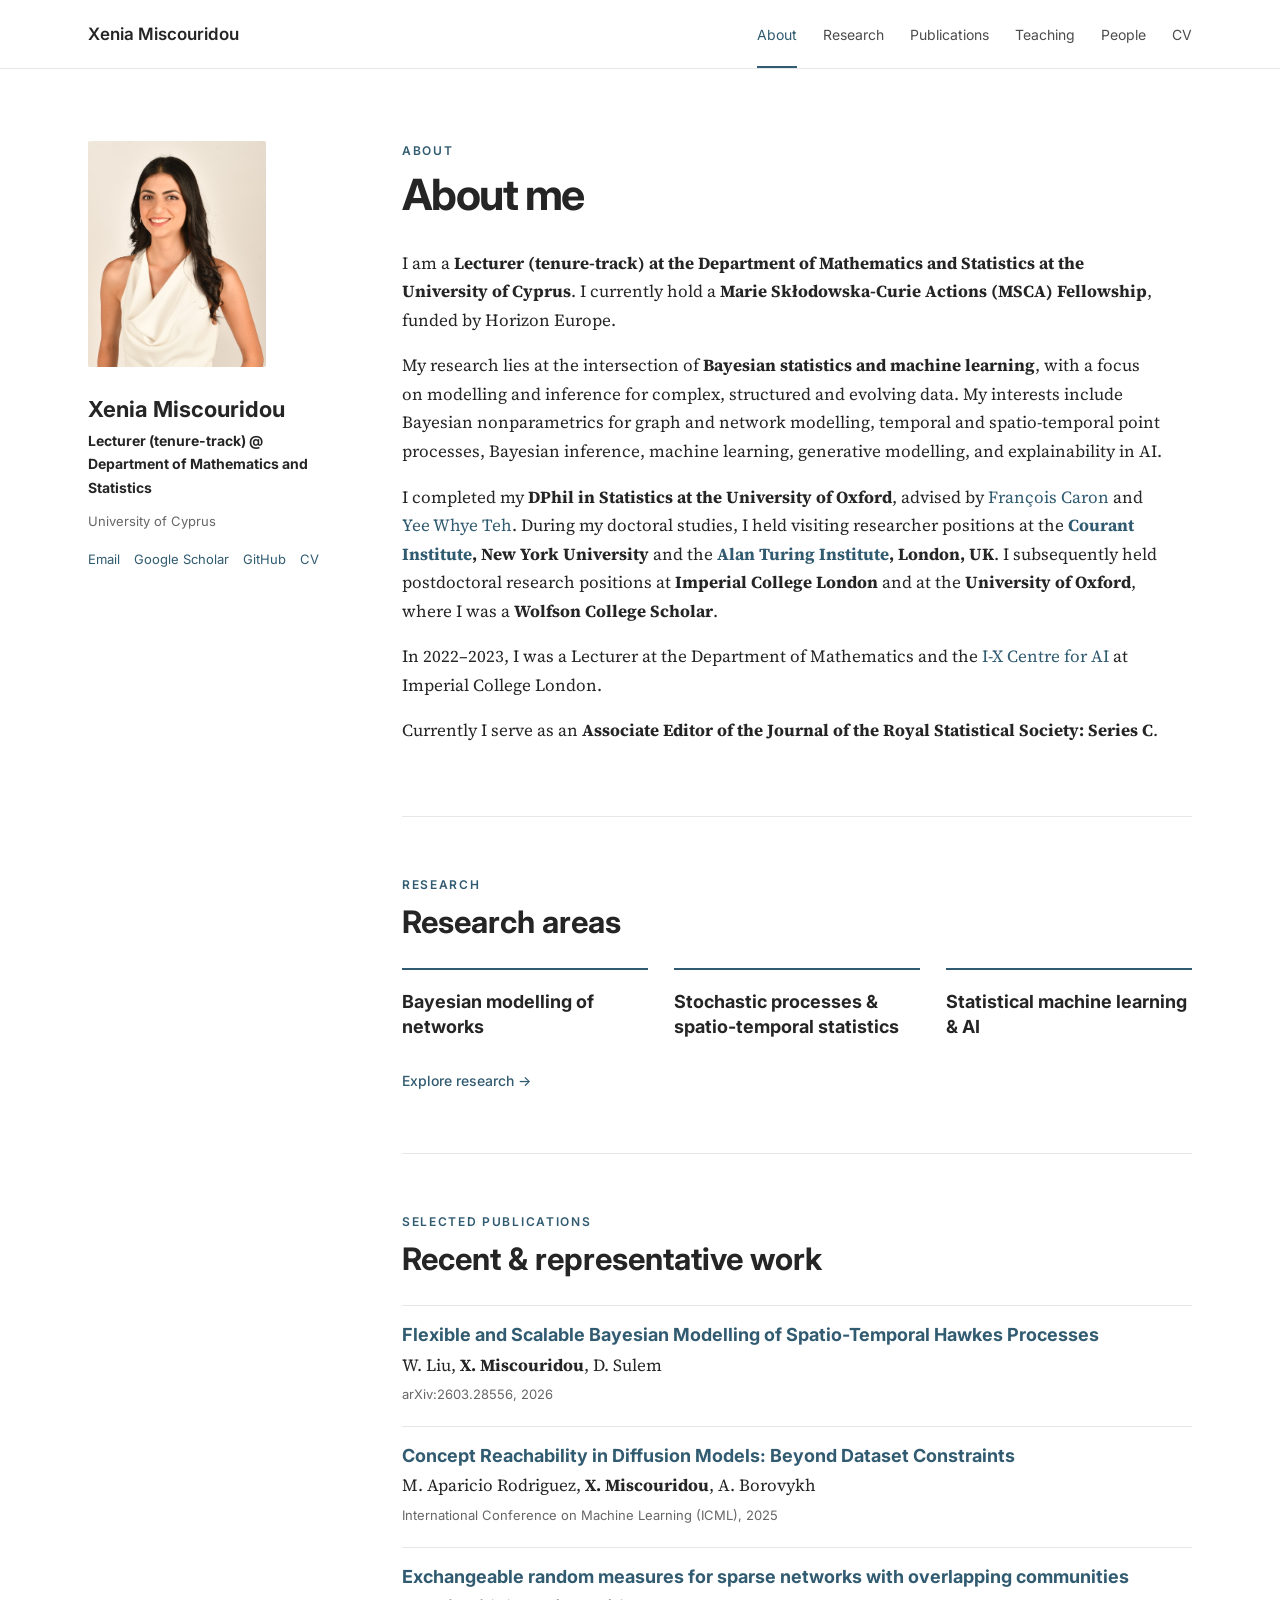
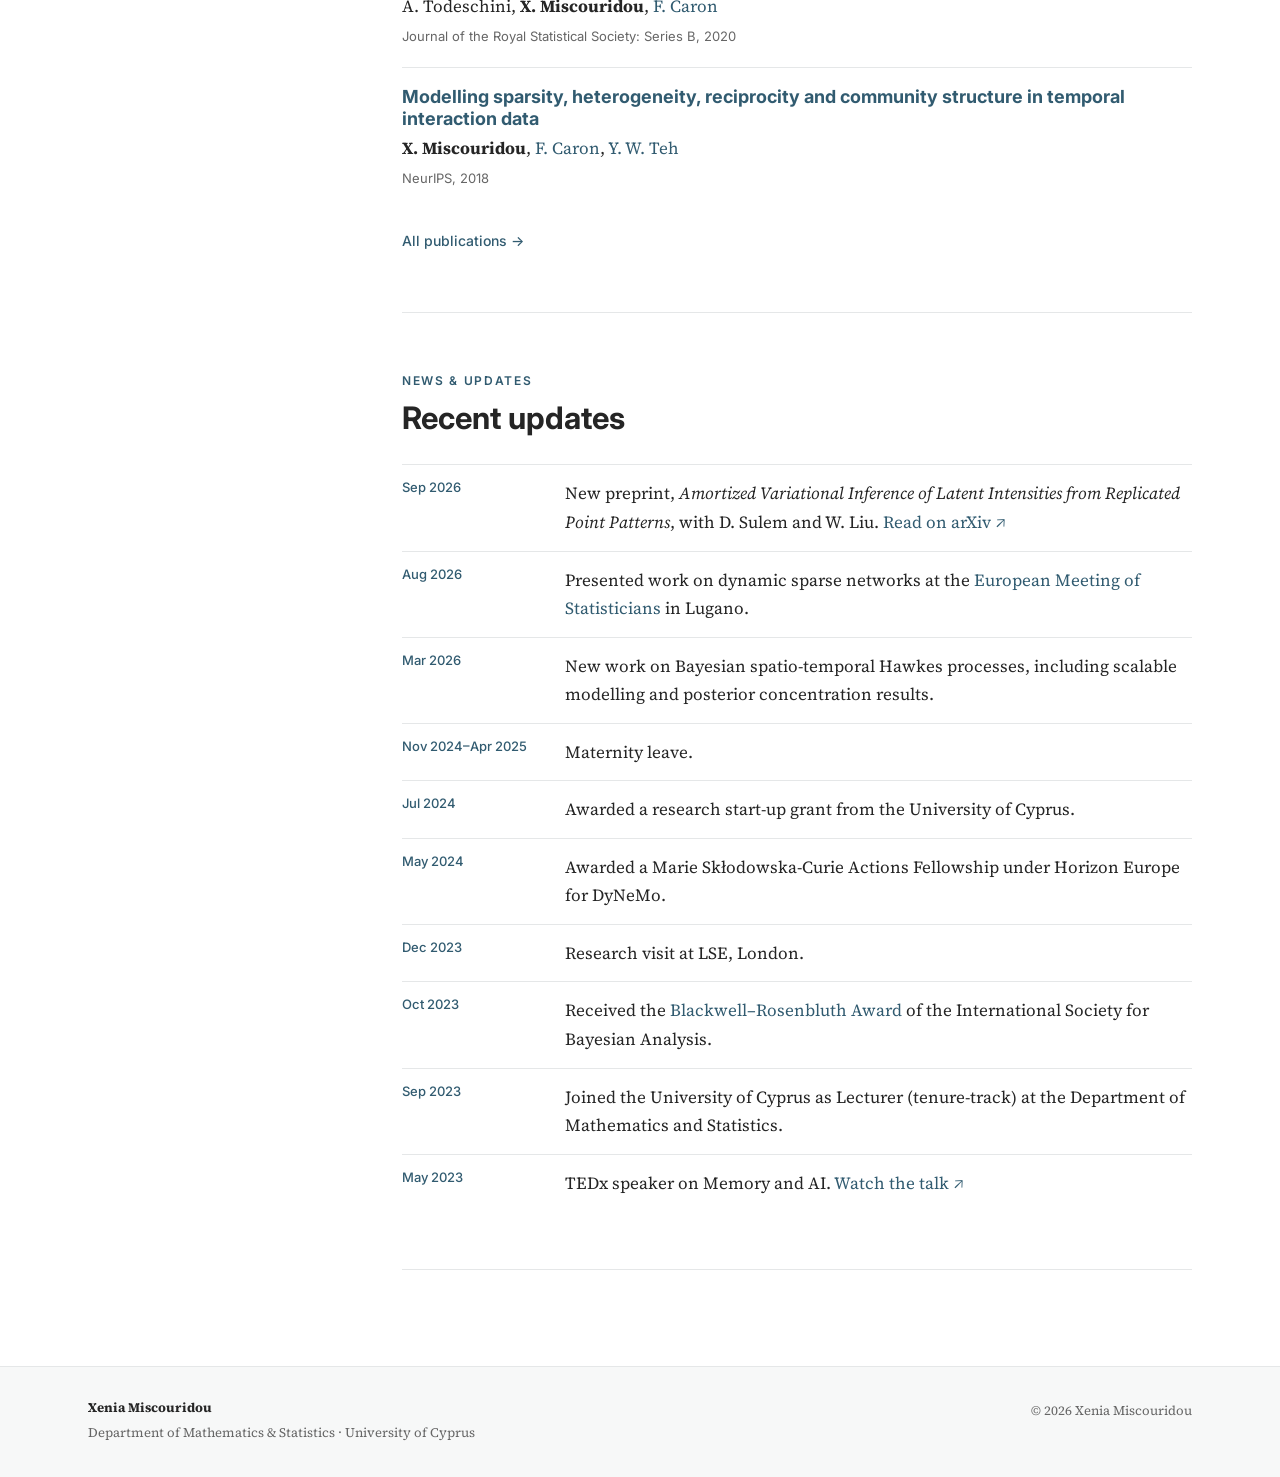
<file: index.html>
<!doctype html><html lang="en"><head><meta charset="utf-8"><meta name="viewport" content="width=device-width,initial-scale=1"><title>Xenia Miscouridou</title><meta name="description" content="Xenia Miscouridou — Bayesian statistics, machine learning, networks and stochastic processes."><link rel="preconnect" href="https://fonts.googleapis.com"><link rel="preconnect" href="https://fonts.gstatic.com" crossorigin><link href="https://fonts.googleapis.com/css2?family=Inter:wght@400;500;600&family=Source+Serif+4:opsz,wght@8..60,400;8..60,600&display=swap" rel="stylesheet"><link rel="stylesheet" href="assets/style.css"></head><body>
<header class="topbar"><div class="navwrap"><a class="brand" href="index.html">Xenia Miscouridou</a><button class="menu" aria-label="Menu" aria-expanded="false">☰</button><nav><a class="active" href="index.html#about">About</a><a href="research.html">Research</a><a href="publications.html">Publications</a><a href="teaching.html">Teaching</a><a href="people.html">People</a><a href="cv.html">CV</a></nav></div></header>
<main class="layout"><aside class="profile"><img src="assets/xenia-profile.jpg" alt="Xenia Miscouridou"><h1>Xenia Miscouridou</h1><p class="role"><strong>Lecturer (tenure-track) @ Department of Mathematics and Statistics</strong></p><p class="affiliation">University of Cyprus</p><div class="links"><a href="mailto:miscouridou.xenia@ucy.ac.cy">Email</a><a href="https://scholar.google.com/citations?user=eUsxsWwAAAAJ" target="_blank" rel="noreferrer">Google Scholar</a><a href="https://github.com/misxenia" target="_blank" rel="noreferrer">GitHub</a><a href="cv.html">CV</a></div></aside>
<div class="content"><section id="about" class="hero"><p class="eyebrow">About</p><!-- <h2>Bayesian statistics, machine learning &amp; complex data.</h2> --><h2>About me</h2><p>I am a <strong>Lecturer (tenure-track) at the Department of Mathematics and Statistics at the University of Cyprus</strong>. I currently hold a <strong>Marie Skłodowska-Curie Actions (MSCA) Fellowship</strong>, funded by Horizon Europe.</p><p>My research lies at the intersection of <strong>Bayesian statistics and machine learning</strong>, with a focus on modelling and inference for complex, structured and evolving data. My interests include Bayesian nonparametrics for graph and network modelling, temporal and spatio-temporal point processes, Bayesian inference, machine learning, generative modelling, and explainability in AI.</p><p>I completed my <strong>DPhil in Statistics at the University of Oxford</strong>, advised by <a href="https://www.stats.ox.ac.uk/~caron/" target="_blank" rel="noreferrer">François Caron</a> and <a href="https://www.stats.ox.ac.uk/~teh/" target="_blank" rel="noreferrer">Yee Whye Teh</a>. During my doctoral studies, I held visiting researcher positions at the <strong><a href="https://cims.nyu.edu/" target="_blank" rel="noreferrer">Courant Institute</a>, New York University</strong> and the <strong><a href="https://www.turing.ac.uk/" target="_blank" rel="noreferrer">Alan Turing Institute</a>, London, UK</strong>. I subsequently held postdoctoral research positions at <strong>Imperial College London</strong> and at the <strong>University of Oxford</strong>, where I was a <strong>Wolfson College Scholar</strong>.</p><p>In 2022–2023, I was a Lecturer at the Department of Mathematics and the <a href="https://ix.imperial.ac.uk/" target="_blank" rel="noreferrer">I-X Centre for AI</a> at Imperial College London.</p><p>Currently I serve as an <strong>Associate Editor of the Journal of the Royal Statistical Society: Series C</strong>.</p></section>
<section id="research" class="section"><div class="sectionhead"><p class="eyebrow">Research</p><h2>Research areas</h2></div><div class="research-grid research-grid-titles"><article><h3>Bayesian modelling of networks</h3></article><article><h3>Stochastic processes &amp; spatio-temporal statistics</h3></article><article><h3>Statistical machine learning &amp; AI</h3></article></div><a class="more" href="research.html">Explore research →</a></section>
<section id="publications" class="section"><div class="sectionhead"><p class="eyebrow">Selected publications</p><h2>Recent &amp; representative work</h2></div><div class="pub"><h3><a href="https://arxiv.org/abs/2603.28556" target="_blank" rel="noreferrer">Flexible and Scalable Bayesian Modelling of Spatio-Temporal Hawkes Processes</a></h3><p>W. Liu, <strong>X. Miscouridou</strong>, D. Sulem</p><span class="venue">arXiv:2603.28556, 2026</span></div><div class="pub"><h3><a href="https://proceedings.mlr.press/v267/rodriguez25a.html" target="_blank" rel="noreferrer">Concept Reachability in Diffusion Models: Beyond Dataset Constraints</a></h3><p>M. Aparicio Rodriguez, <strong>X. Miscouridou</strong>, A. Borovykh</p><span class="venue">International Conference on Machine Learning (ICML), 2025</span></div><div class="pub"><h3><a href="https://academic.oup.com/jrsssb/article/82/2/487/7056100" target="_blank" rel="noreferrer">Exchangeable random measures for sparse networks with overlapping communities</a></h3><p>A. Todeschini, <strong>X. Miscouridou</strong>, <a href="https://www.stats.ox.ac.uk/~caron/" target="_blank" rel="noreferrer">F. Caron</a></p><span class="venue">Journal of the Royal Statistical Society: Series B, 2020</span></div><div class="pub"><h3><a href="https://proceedings.neurips.cc/paper/2018/hash/160c88652d47d0be60bfbfed25111412-Abstract.html" target="_blank" rel="noreferrer">Modelling sparsity, heterogeneity, reciprocity and community structure in temporal interaction data</a></h3><p><strong>X. Miscouridou</strong>, <a href="https://www.stats.ox.ac.uk/~caron/" target="_blank" rel="noreferrer">F. Caron</a>, <a href="https://www.stats.ox.ac.uk/~teh/" target="_blank" rel="noreferrer">Y. W. Teh</a></p><span class="venue">NeurIPS, 2018</span></div><a class="more" href="publications.html">All publications →</a></section>
<section id="news" class="section"><div class="sectionhead"><p class="eyebrow">News &amp; updates</p><h2>Recent updates</h2></div><div class="timeline"><div class="event"><time>Sep 2026</time><p>New preprint, <em>Amortized Variational Inference of Latent Intensities from Replicated Point Patterns</em>, with D. Sulem and W. Liu. <a href="https://arxiv.org/abs/2610.16669" target="_blank" rel="noreferrer">Read on arXiv ↗</a></p></div><div class="event"><time>Aug 2026</time><p>Presented work on dynamic sparse networks at the <a href="https://www.google.com/search?q=European+Meeting+of+Statisticians&oq=European+Meeting+of+Statisticians&gs_lcrp=EgZjaHJvbWUqBggAEEUYOzIGCAAQRRg70gEHMTU4ajBqN6gCALACAA&sourceid=chrome&source=chrome.ob&ie=UTF-8" target="_blank" rel="noreferrer">European Meeting of Statisticians</a> in Lugano.</p></div><div class="event"><time>Mar 2026</time><p>New work on Bayesian spatio-temporal Hawkes processes, including scalable modelling and posterior concentration results.</p></div><div class="event"><time>Nov 2024–Apr 2025</time><p>Maternity leave.</p></div><div class="event"><time>Jul 2024</time><p>Awarded a research start-up grant from the University of Cyprus.</p></div><div class="event"><time>May 2024</time><p>Awarded a Marie Skłodowska-Curie Actions Fellowship under Horizon Europe for DyNeMo.</p></div><div class="event"><time>Dec 2023</time><p>Research visit at LSE, London.</p></div><div class="event"><time>Oct 2023</time><p>Received the <a href="https://bayesian.org/project/blackwell-rosenbluth-award/" target="_blank" rel="noreferrer">Blackwell–Rosenbluth Award</a> of the International Society for Bayesian Analysis.</p></div><div class="event"><time>Sep 2023</time><p>Joined the University of Cyprus as Lecturer (tenure-track) at the Department of Mathematics and Statistics.</p></div><div class="event"><time>May 2023</time><p>TEDx speaker on Memory and AI. <a href="https://www.youtube.com/watch?v=4ZYDt7Ha9Kg" target="_blank" rel="noreferrer">Watch the talk ↗</a></p></div></div></section></div></main>
<footer class="sitefooter"><div class="footerin"><div><strong>Xenia Miscouridou</strong><p>Department of Mathematics &amp; Statistics · University of Cyprus</p></div><p>© 2026 Xenia Miscouridou</p></div></footer><script src="assets/site.js"></script></body></html>
</file>
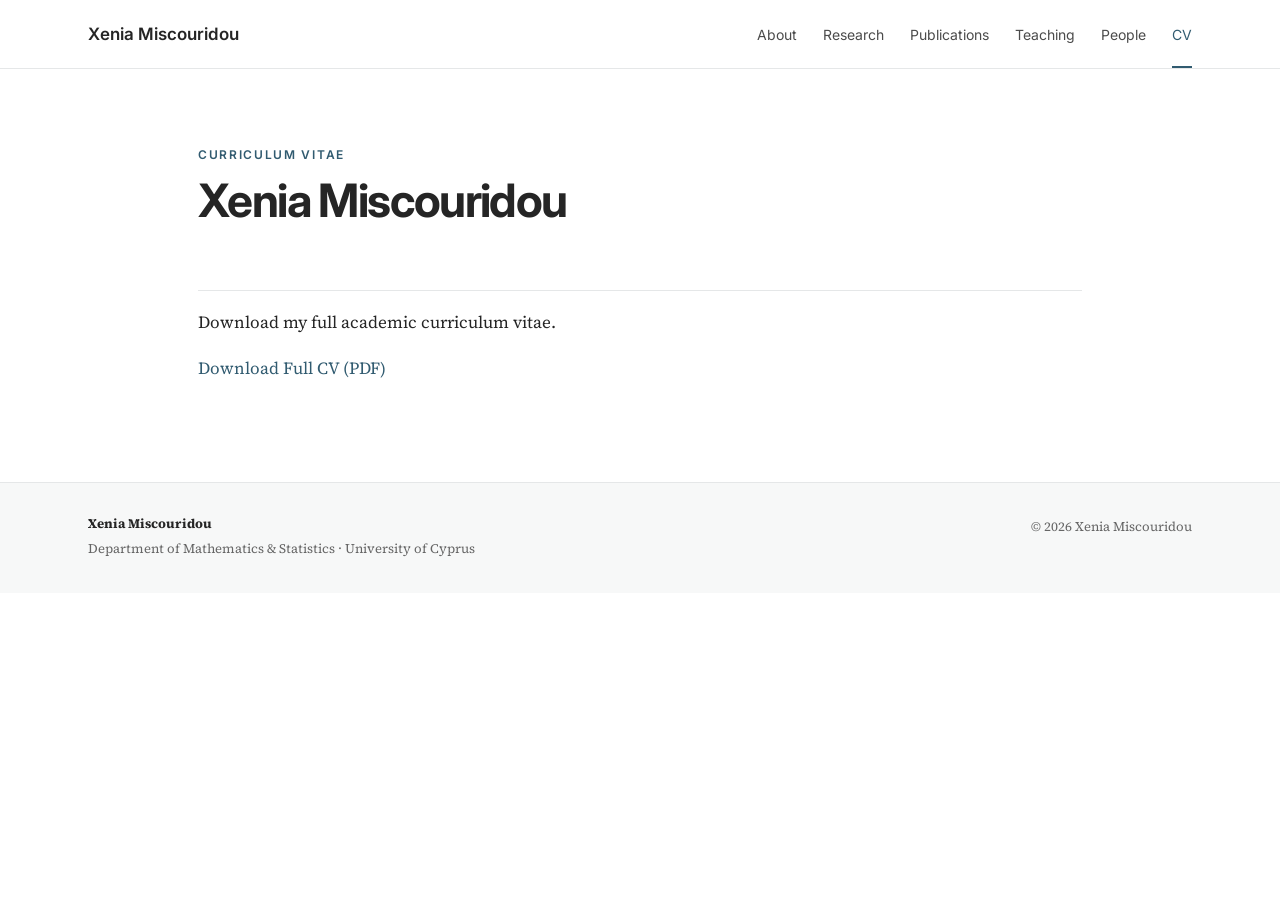
<file: cv.html>
<!doctype html><html lang="en"><head><meta charset="utf-8"><meta name="viewport" content="width=device-width,initial-scale=1"><title>CV — Xenia Miscouridou</title><link rel="preconnect" href="https://fonts.googleapis.com"><link rel="preconnect" href="https://fonts.gstatic.com" crossorigin><link href="https://fonts.googleapis.com/css2?family=Inter:wght@400;500;600&family=Source+Serif+4:opsz,wght@8..60,400;8..60,600&display=swap" rel="stylesheet"><link rel="stylesheet" href="assets/style.css"></head><body><header class="topbar"><div class="navwrap"><a class="brand" href="index.html">Xenia Miscouridou</a><button class="menu" aria-label="Menu">☰</button><nav><a href="index.html#about">About</a><a href="research.html">Research</a><a href="publications.html">Publications</a><a href="teaching.html">Teaching</a><a href="people.html">People</a><a class="active" href="cv.html">CV</a></nav></div></header><main class="page"><div class="pagehead"><p class="eyebrow">Curriculum Vitae</p><h1>Xenia Miscouridou</h1></div><div class="cvbox"><p>Download my full academic curriculum vitae.</p><a class="button" href="assets/Xenia_Miscouridou_CV.pdf" target="_blank" rel="noopener">Download Full CV (PDF)</a></div></main><footer class="sitefooter"><div class="footerin"><div><strong>Xenia Miscouridou</strong><p>Department of Mathematics &amp; Statistics · University of Cyprus</p></div><p>© 2026 Xenia Miscouridou</p></div></footer><script src="assets/site.js"></script></body></html>
</file>
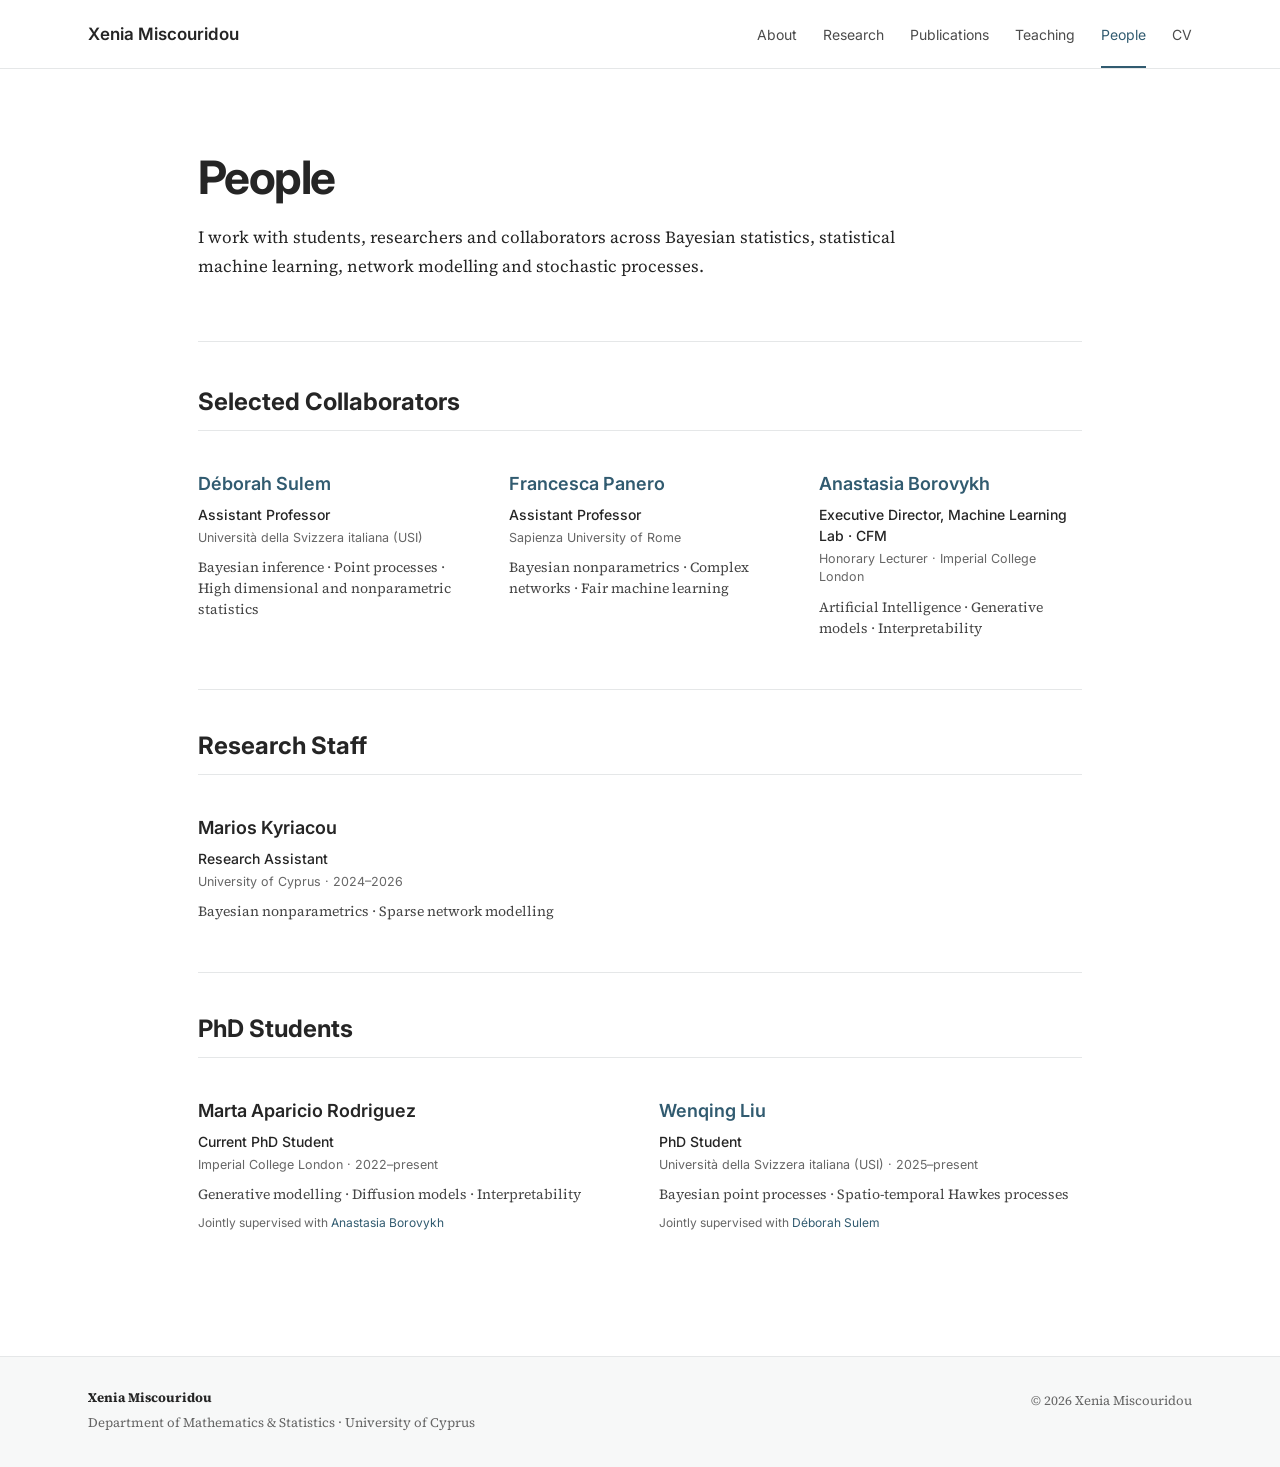
<file: people.html>
<!DOCTYPE html>
<html lang="en"><head><meta charset="utf-8"/><meta content="width=device-width,initial-scale=1" name="viewport"/><title>People — Xenia Miscouridou</title><link href="https://fonts.googleapis.com" rel="preconnect"/><link crossorigin="" href="https://fonts.gstatic.com" rel="preconnect"/><link href="https://fonts.googleapis.com/css2?family=Inter:wght@400;500;600&amp;family=Source+Serif+4:opsz,wght@8..60,400;8..60,600&amp;display=swap" rel="stylesheet"/><link href="assets/style.css" rel="stylesheet"/></head><body><header class="topbar"><div class="navwrap"><a class="brand" href="index.html">Xenia Miscouridou</a><button aria-label="Menu" class="menu">☰</button><nav><a href="index.html#about">About</a><a href="research.html">Research</a><a href="publications.html">Publications</a><a href="teaching.html">Teaching</a><a class="active" href="people.html">People</a><a href="cv.html">CV</a></nav></div></header><main class="page"><div class="pagehead"><h1>People</h1><p>I work with students, researchers and collaborators across Bayesian statistics, statistical machine learning, network modelling and stochastic processes.</p></div><section class="people-section people-section-featured"><h2>Selected Collaborators</h2><div class="people-grid people-grid-3"><article class="person"><h3><a href="https://dsulem.github.io/" rel="noreferrer" target="_blank">Déborah Sulem</a></h3><p class="person-role">Assistant Professor</p><p class="person-affiliation">Università della Svizzera italiana (USI)</p><p class="person-topic">Bayesian inference · Point processes · High dimensional and nonparametric statistics</p></article><article class="person"><h3><a href="https://francescapanero.github.io/" rel="noreferrer" target="_blank">Francesca Panero</a></h3><p class="person-role">Assistant Professor</p><p class="person-affiliation">Sapienza University of Rome</p><p class="person-topic">Bayesian nonparametrics · Complex networks · Fair machine learning</p></article><article class="person"><h3><a href="https://abrvkh.github.io/" rel="noreferrer" target="_blank">Anastasia Borovykh</a></h3><p class="person-role">Executive Director, Machine Learning Lab · CFM</p><p class="person-affiliation">Honorary Lecturer · Imperial College London</p><p class="person-topic">Artificial Intelligence · Generative models · Interpretability</p></article></div></section><section class="people-section"><h2>Research Staff</h2><div class="people-grid people-grid-2"><article class="person"><h3>Marios Kyriacou</h3><p class="person-role">Research Assistant</p><p class="person-affiliation">University of Cyprus · 2024–2026</p><p class="person-topic">Bayesian nonparametrics · Sparse network modelling</p></article></div></section><section class="people-section"><h2>PhD Students</h2><div class="people-grid people-grid-2"><article class="person"><h3>Marta Aparicio Rodriguez</h3><p class="person-role">Current PhD Student</p><p class="person-affiliation">Imperial College London · 2022–present</p><p class="person-topic">Generative modelling · Diffusion models · Interpretability</p><p class="person-note">Jointly supervised with <a href="https://abrvkh.github.io/" rel="noreferrer" target="_blank">Anastasia Borovykh</a></p></article><article class="person"><h3><a href="https://search.usi.ch/en/people/5ee776686d6126607c1461e624b32771/liu-wenqing" rel="noreferrer" target="_blank">Wenqing Liu</a></h3><p class="person-role">PhD Student</p><p class="person-affiliation">Università della Svizzera italiana (USI) · 2025–present</p><p class="person-topic">Bayesian point processes · Spatio-temporal Hawkes processes</p><p class="person-note">Jointly supervised with <a href="https://dsulem.github.io/" rel="noreferrer" target="_blank">Déborah Sulem</a></p></article></div></section></main><footer class="sitefooter"><div class="footerin"><div><strong>Xenia Miscouridou</strong><p>Department of Mathematics &amp; Statistics · University of Cyprus</p></div><p>© 2026 Xenia Miscouridou</p></div></footer><script src="assets/site.js"></script></body></html>
</file>
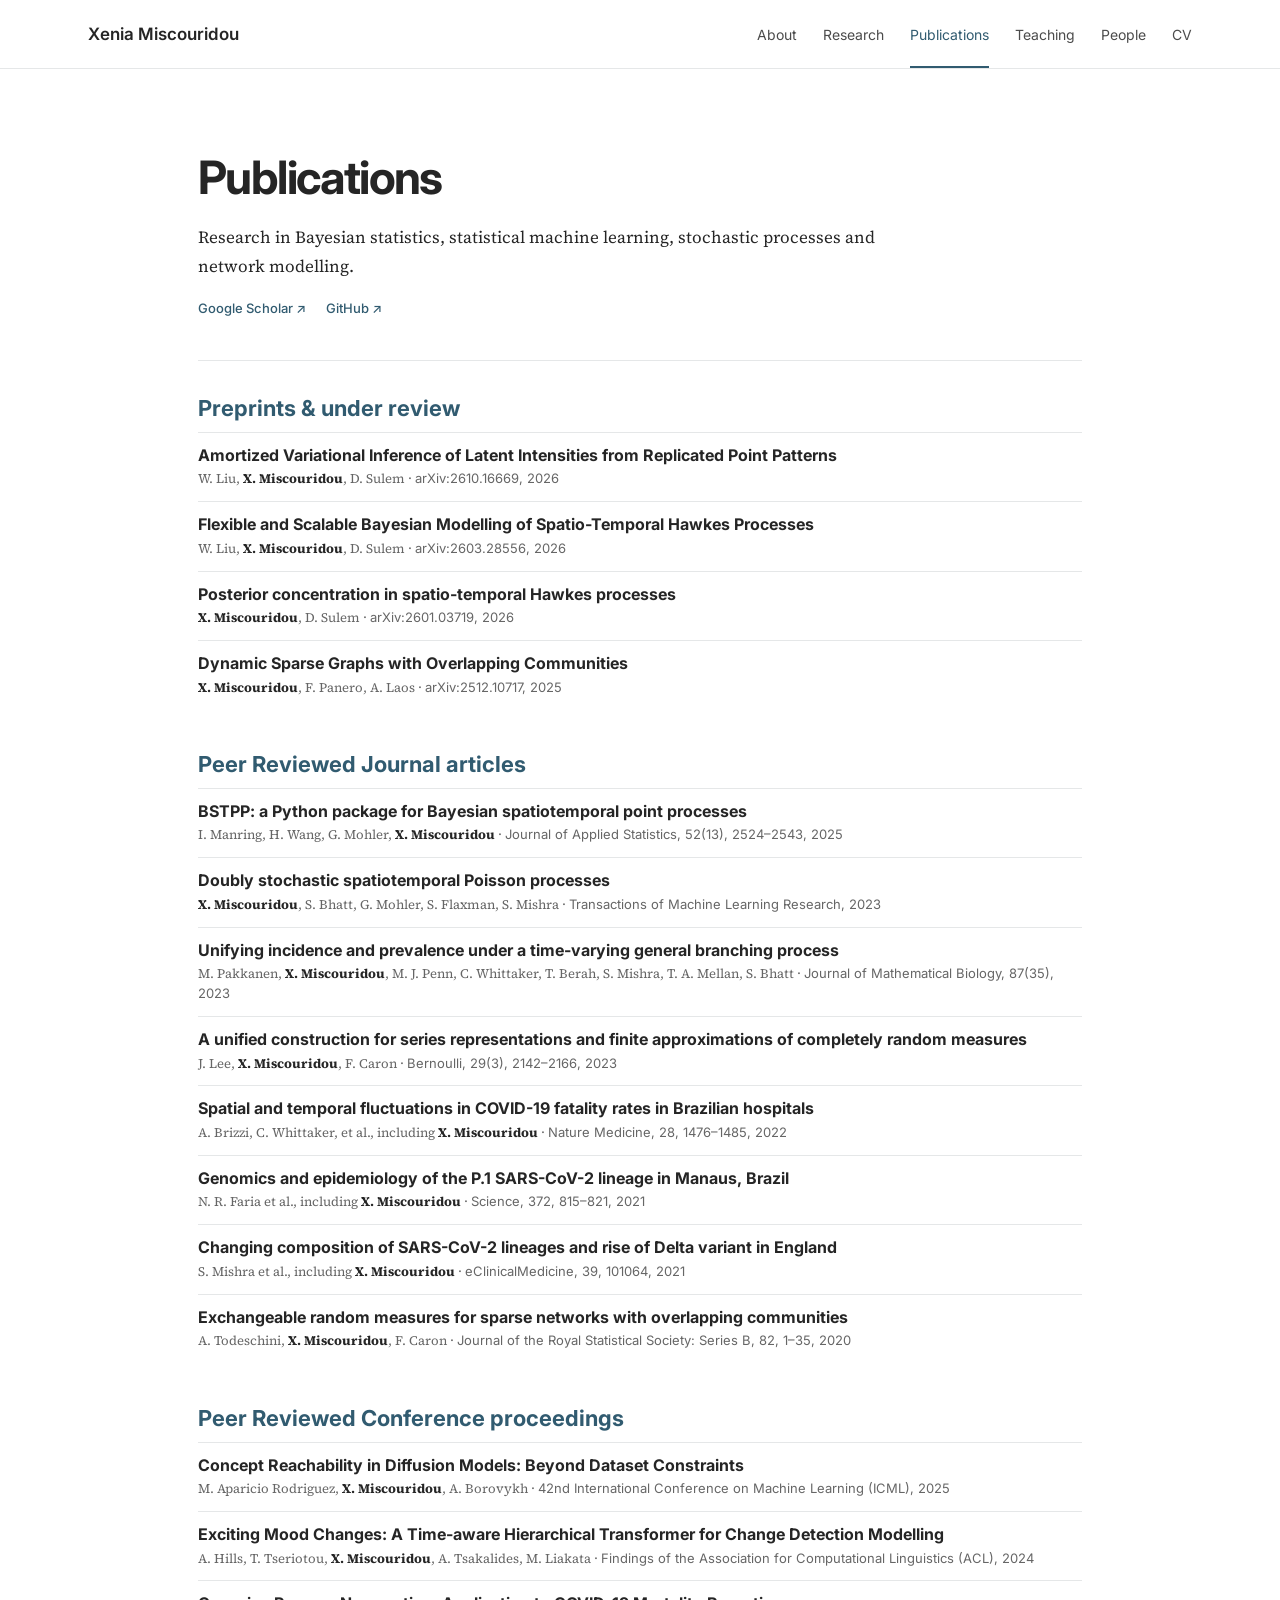
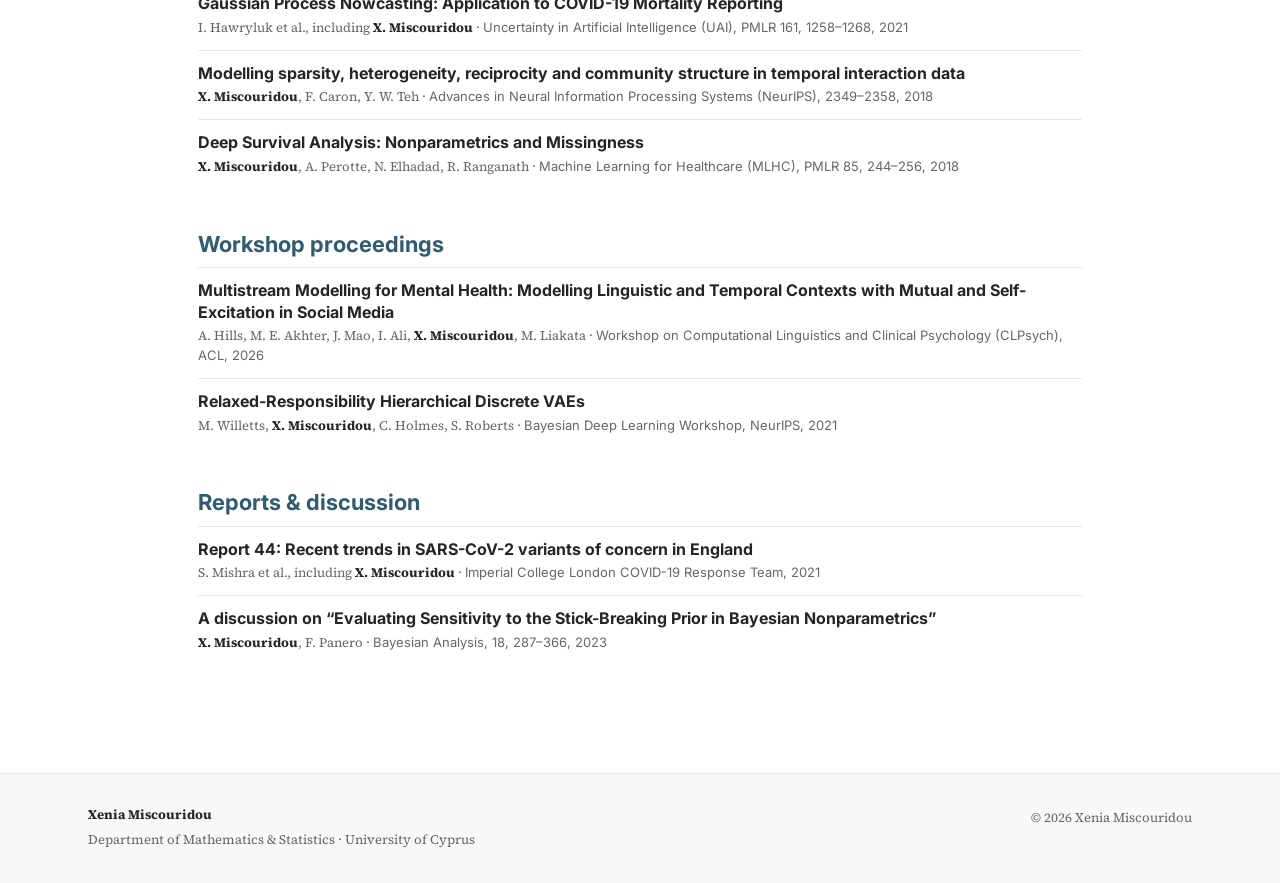
<file: publications.html>
<!doctype html><html lang="en"><head><meta charset="utf-8"><meta name="viewport" content="width=device-width,initial-scale=1"><title>Publications — Xenia Miscouridou</title><link rel="preconnect" href="https://fonts.googleapis.com"><link rel="preconnect" href="https://fonts.gstatic.com" crossorigin><link href="https://fonts.googleapis.com/css2?family=Inter:wght@400;500;600&family=Source+Serif+4:opsz,wght@8..60,400;8..60,600&display=swap" rel="stylesheet"><link rel="stylesheet" href="assets/style.css"></head><body><header class="topbar"><div class="navwrap"><a class="brand" href="index.html">Xenia Miscouridou</a><button class="menu" aria-label="Menu">☰</button><nav><a href="index.html#about">About</a><a href="research.html">Research</a><a class="active" href="publications.html">Publications</a><a href="teaching.html">Teaching</a><a href="people.html">People</a><a href="cv.html">CV</a></nav></div></header>
<main class="page"><div class="pagehead"><h1>Publications</h1><p>Research in Bayesian statistics, statistical machine learning, stochastic processes and network modelling.</p><div class="pub-links"><a href="https://scholar.google.com/citations?user=eUsxsWwAAAAJ" target="_blank" rel="noreferrer">Google Scholar ↗</a><a href="https://github.com/misxenia" target="_blank" rel="noreferrer">GitHub ↗</a></div></div>
<section class="pub-section"><h2>Preprints &amp; under review</h2>
<article class="publication compact"><h3><a href="https://arxiv.org/abs/2610.16669" target="_blank" rel="noreferrer">Amortized Variational Inference of Latent Intensities from Replicated Point Patterns</a></h3><p class="pub-meta">W. Liu, <strong>X. Miscouridou</strong>, D. Sulem · <span class="venue">arXiv:2610.16669, 2026</span></p></article>
<article class="publication compact"><h3><a href="https://arxiv.org/abs/2603.28556" target="_blank" rel="noreferrer">Flexible and Scalable Bayesian Modelling of Spatio-Temporal Hawkes Processes</a></h3><p class="pub-meta">W. Liu, <strong>X. Miscouridou</strong>, D. Sulem · <span class="venue">arXiv:2603.28556, 2026</span></p></article>
<article class="publication compact"><h3><a href="https://arxiv.org/abs/2601.03719" target="_blank" rel="noreferrer">Posterior concentration in spatio-temporal Hawkes processes</a></h3><p class="pub-meta"><strong>X. Miscouridou</strong>, D. Sulem · <span class="venue">arXiv:2601.03719, 2026</span></p></article>
<article class="publication compact"><h3><a href="https://arxiv.org/abs/2512.10717" target="_blank" rel="noreferrer">Dynamic Sparse Graphs with Overlapping Communities</a></h3><p class="pub-meta"><strong>X. Miscouridou</strong>, F. Panero, A. Laos · <span class="venue">arXiv:2512.10717, 2025</span></p></article>
</section>
<section class="pub-section"><h2>Peer Reviewed Journal articles</h2>
<article class="publication compact"><h3><a href="https://www.tandfonline.com/doi/full/10.1080/02664763.2025.2462969" target="_blank" rel="noreferrer">BSTPP: a Python package for Bayesian spatiotemporal point processes</a></h3><p class="pub-meta">I. Manring, H. Wang, G. Mohler, <strong>X. Miscouridou</strong> · <span class="venue">Journal of Applied Statistics, 52(13), 2524–2543, 2025</span></p></article>
<article class="publication compact"><h3><a href="https://openreview.net/forum?id=xzCDD9i4IZ" target="_blank" rel="noreferrer">Doubly stochastic spatiotemporal Poisson processes</a></h3><p class="pub-meta"><strong>X. Miscouridou</strong>, S. Bhatt, G. Mohler, S. Flaxman, S. Mishra · <span class="venue">Transactions of Machine Learning Research, 2023</span></p></article>
<article class="publication compact"><h3><a href="https://doi.org/10.1007/s00285-023-01958-w" target="_blank" rel="noreferrer">Unifying incidence and prevalence under a time-varying general branching process</a></h3><p class="pub-meta">M. Pakkanen, <strong>X. Miscouridou</strong>, M. J. Penn, C. Whittaker, T. Berah, S. Mishra, T. A. Mellan, S. Bhatt · <span class="venue">Journal of Mathematical Biology, 87(35), 2023</span></p></article>
<article class="publication compact"><h3><a href="https://doi.org/10.3150/22-BEJ1536" target="_blank" rel="noreferrer">A unified construction for series representations and finite approximations of completely random measures</a></h3><p class="pub-meta">J. Lee, <strong>X. Miscouridou</strong>, F. Caron · <span class="venue">Bernoulli, 29(3), 2142–2166, 2023</span></p></article>
<article class="publication compact"><h3><a href="https://www.nature.com/articles/s41591-022-01807-1" target="_blank" rel="noreferrer">Spatial and temporal fluctuations in COVID-19 fatality rates in Brazilian hospitals</a></h3><p class="pub-meta">A. Brizzi, C. Whittaker, et al., including <strong>X. Miscouridou</strong> · <span class="venue">Nature Medicine, 28, 1476–1485, 2022</span></p></article>
<article class="publication compact"><h3><a href="https://doi.org/10.1126/science.abh2644" target="_blank" rel="noreferrer">Genomics and epidemiology of the P.1 SARS-CoV-2 lineage in Manaus, Brazil</a></h3><p class="pub-meta">N. R. Faria et al., including <strong>X. Miscouridou</strong> · <span class="venue">Science, 372, 815–821, 2021</span></p></article>
<article class="publication compact"><h3><a href="https://doi.org/10.1016/j.eclinm.2021.101064" target="_blank" rel="noreferrer">Changing composition of SARS-CoV-2 lineages and rise of Delta variant in England</a></h3><p class="pub-meta">S. Mishra et al., including <strong>X. Miscouridou</strong> · <span class="venue">eClinicalMedicine, 39, 101064, 2021</span></p></article>
<article class="publication compact"><h3><a href="https://academic.oup.com/jrsssb/article/82/2/487/7056100" target="_blank" rel="noreferrer">Exchangeable random measures for sparse networks with overlapping communities</a></h3><p class="pub-meta">A. Todeschini, <strong>X. Miscouridou</strong>, F. Caron · <span class="venue">Journal of the Royal Statistical Society: Series B, 82, 1–35, 2020</span></p></article>
</section>
<section class="pub-section"><h2>Peer Reviewed Conference proceedings</h2>
<article class="publication compact"><h3><a href="https://proceedings.mlr.press/v267/rodriguez25a.html" target="_blank" rel="noreferrer">Concept Reachability in Diffusion Models: Beyond Dataset Constraints</a></h3><p class="pub-meta">M. Aparicio Rodriguez, <strong>X. Miscouridou</strong>, A. Borovykh · <span class="venue">42nd International Conference on Machine Learning (ICML), 2025</span></p></article>
<article class="publication compact"><h3><a href="https://aclanthology.org/2024.findings-acl.744/" target="_blank" rel="noreferrer">Exciting Mood Changes: A Time-aware Hierarchical Transformer for Change Detection Modelling</a></h3><p class="pub-meta">A. Hills, T. Tseriotou, <strong>X. Miscouridou</strong>, A. Tsakalides, M. Liakata · <span class="venue">Findings of the Association for Computational Linguistics (ACL), 2024</span></p></article>
<article class="publication compact"><h3><a href="https://proceedings.mlr.press/v161/hawryluk21a.html" target="_blank" rel="noreferrer">Gaussian Process Nowcasting: Application to COVID-19 Mortality Reporting</a></h3><p class="pub-meta">I. Hawryluk et al., including <strong>X. Miscouridou</strong> · <span class="venue">Uncertainty in Artificial Intelligence (UAI), PMLR 161, 1258–1268, 2021</span></p></article>
<article class="publication compact"><h3><a href="https://proceedings.neurips.cc/paper/2018/hash/160c88652d47d0be60bfbfed25111412-Abstract.html" target="_blank" rel="noreferrer">Modelling sparsity, heterogeneity, reciprocity and community structure in temporal interaction data</a></h3><p class="pub-meta"><strong>X. Miscouridou</strong>, F. Caron, Y. W. Teh · <span class="venue">Advances in Neural Information Processing Systems (NeurIPS), 2349–2358, 2018</span></p></article>
<article class="publication compact"><h3><a href="https://proceedings.mlr.press/v85/miscouridou18a.html" target="_blank" rel="noreferrer">Deep Survival Analysis: Nonparametrics and Missingness</a></h3><p class="pub-meta"><strong>X. Miscouridou</strong>, A. Perotte, N. Elhadad, R. Ranganath · <span class="venue">Machine Learning for Healthcare (MLHC), PMLR 85, 244–256, 2018</span></p></article>
</section>
<section class="pub-section"><h2>Workshop proceedings</h2>
<article class="publication compact"><h3><a href="https://aclanthology.org/2026.clpsych-1.5" target="_blank" rel="noreferrer">Multistream Modelling for Mental Health: Modelling Linguistic and Temporal Contexts with Mutual and Self-Excitation in Social Media</a></h3><p class="pub-meta">A. Hills, M. E. Akhter, J. Mao, I. Ali, <strong>X. Miscouridou</strong>, M. Liakata · <span class="venue">Workshop on Computational Linguistics and Clinical Psychology (CLPsych), ACL, 2026</span></p></article>
<article class="publication compact"><h3><a href="https://arxiv.org/abs/2007.07307" target="_blank" rel="noreferrer">Relaxed-Responsibility Hierarchical Discrete VAEs</a></h3><p class="pub-meta">M. Willetts, <strong>X. Miscouridou</strong>, C. Holmes, S. Roberts · <span class="venue">Bayesian Deep Learning Workshop, NeurIPS, 2021</span></p></article>
</section>
<section class="pub-section"><h2>Reports &amp; discussion</h2>
<article class="publication compact"><h3><a href="https://www.imperial.ac.uk/mrc-global-infectious-disease-analysis/disease-areas/covid-19/report-44-variant-trends/" target="_blank" rel="noreferrer">Report 44: Recent trends in SARS-CoV-2 variants of concern in England</a></h3><p class="pub-meta">S. Mishra et al., including <strong>X. Miscouridou</strong> · <span class="venue">Imperial College London COVID-19 Response Team, 2021</span></p></article>
<article class="publication compact"><h3><a href="https://doi.org/10.1214/22-BA1309" target="_blank" rel="noreferrer">A discussion on “Evaluating Sensitivity to the Stick-Breaking Prior in Bayesian Nonparametrics”</a></h3><p class="pub-meta"><strong>X. Miscouridou</strong>, F. Panero · <span class="venue">Bayesian Analysis, 18, 287–366, 2023</span></p></article>
</section>
</main><footer class="sitefooter"><div class="footerin"><div><strong>Xenia Miscouridou</strong><p>Department of Mathematics &amp; Statistics · University of Cyprus</p></div><p>© 2026 Xenia Miscouridou</p></div></footer><script src="assets/site.js"></script></body></html>
</file>
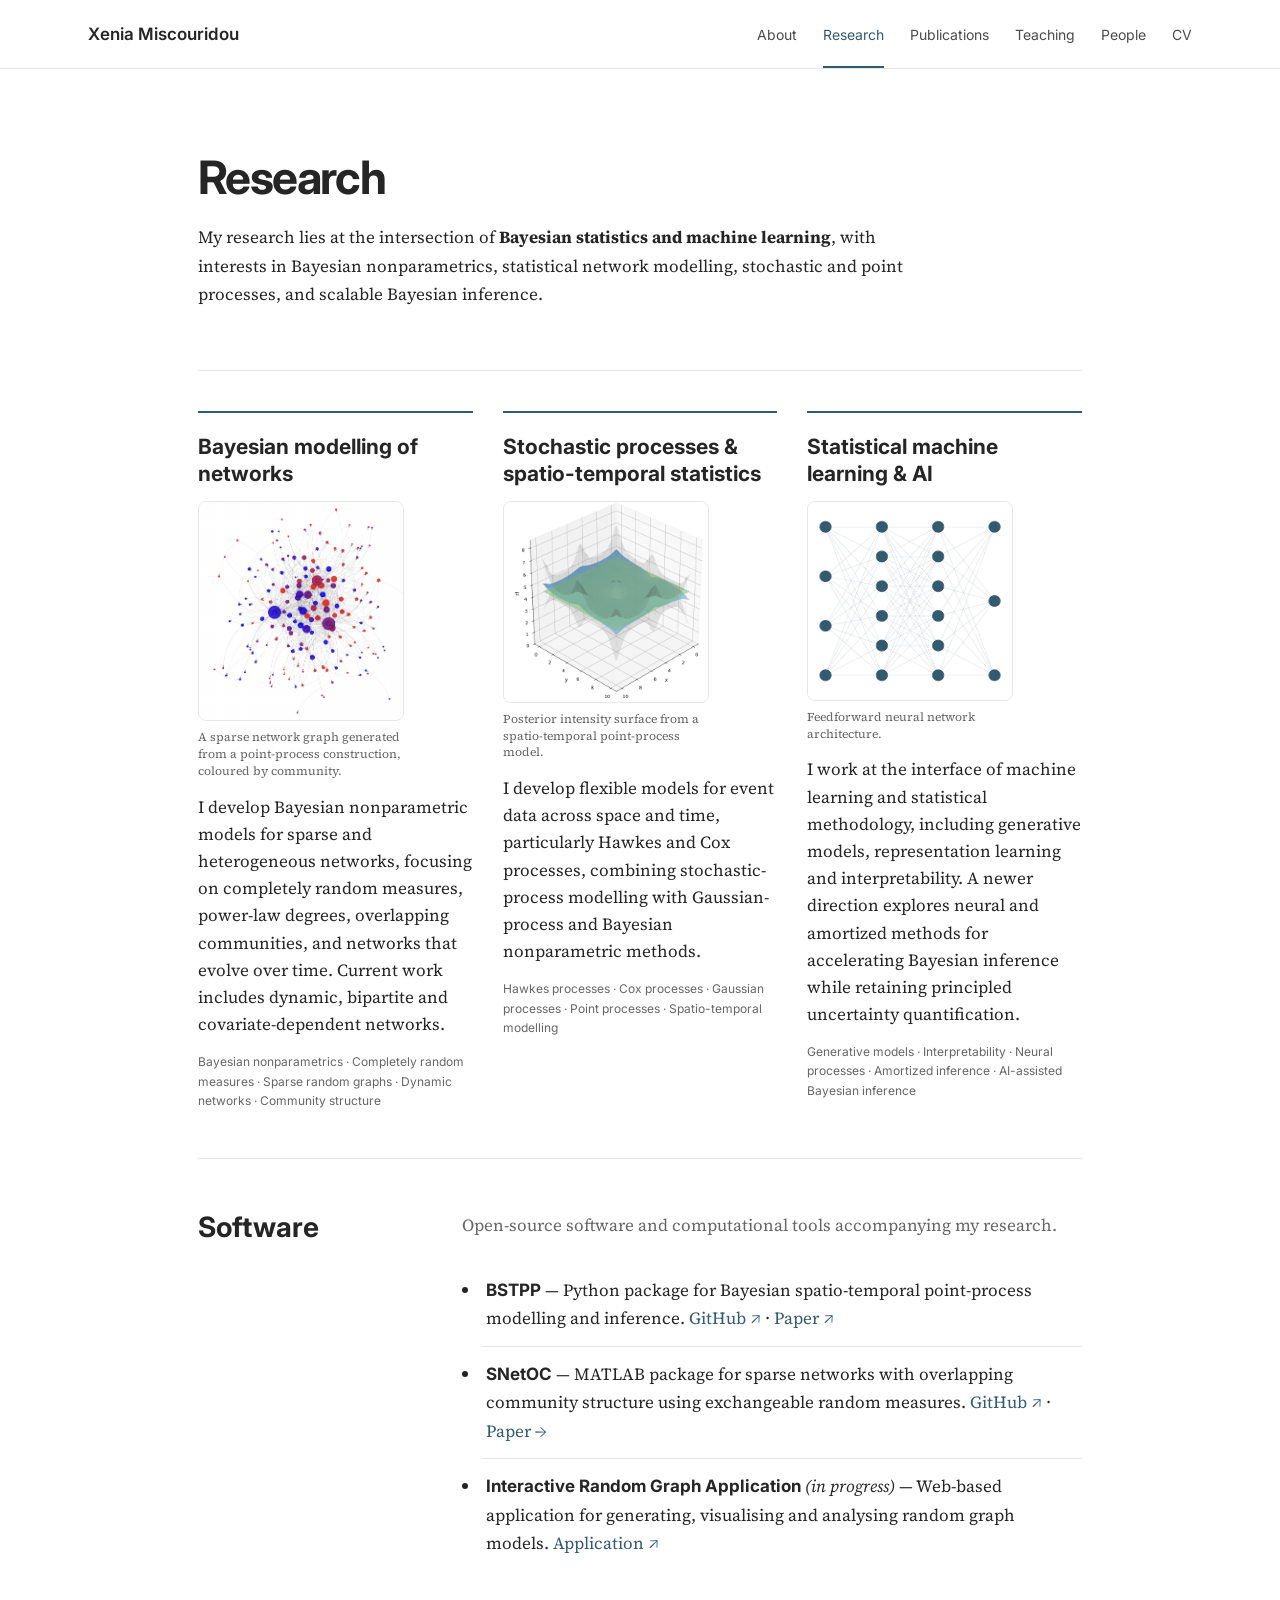
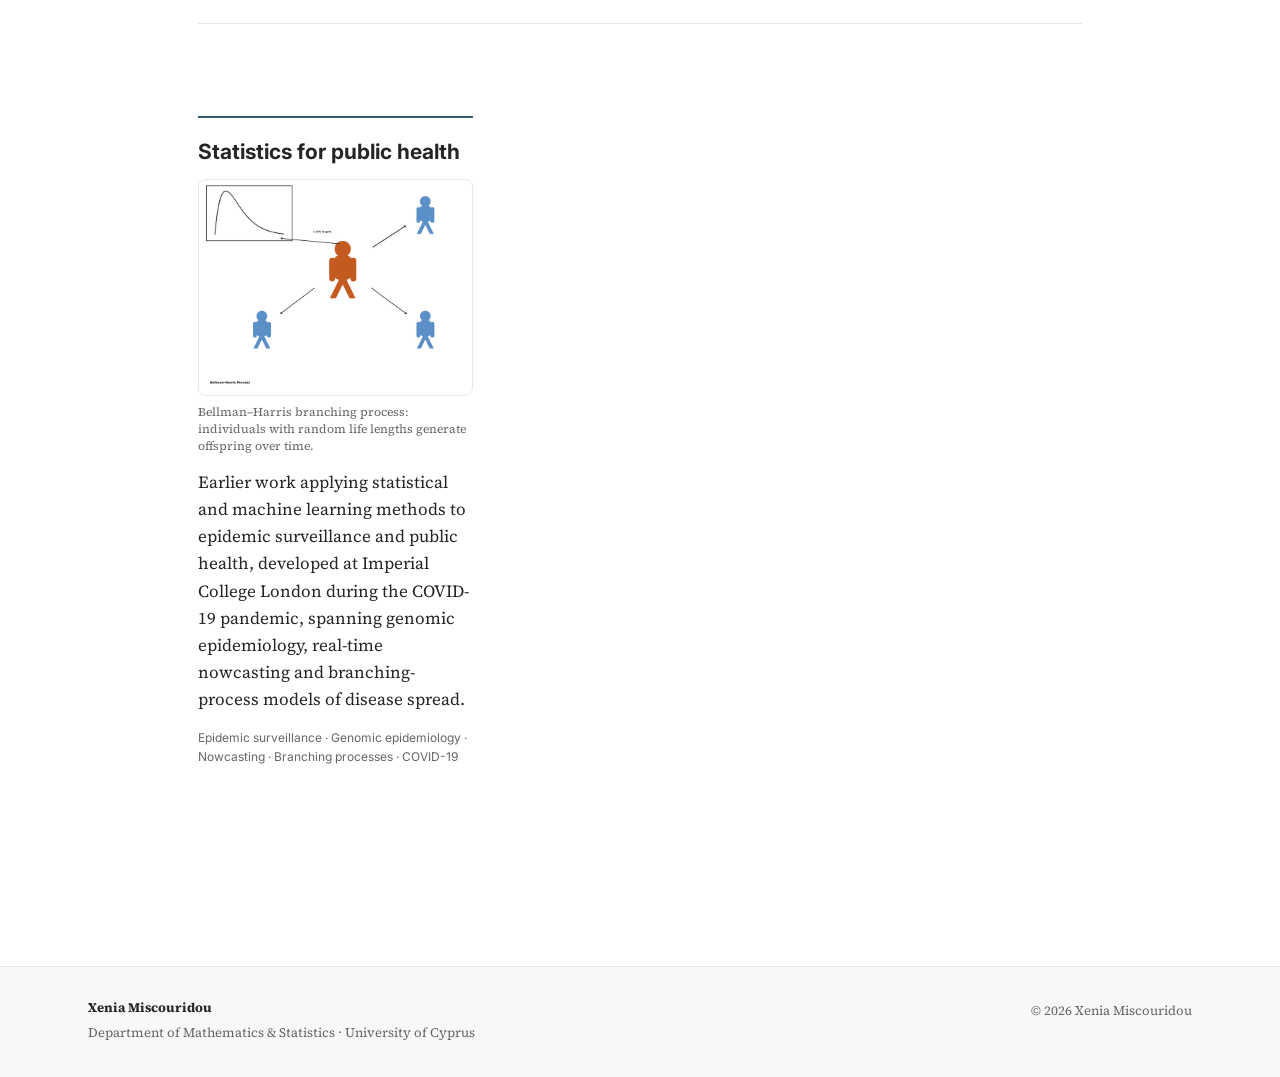
<file: research.html>
<!doctype html><html lang="en"><head><meta charset="utf-8"><meta name="viewport" content="width=device-width,initial-scale=1"><title>Research — Xenia Miscouridou</title><meta name="description" content="Research by Xenia Miscouridou in Bayesian statistics, network modelling, stochastic processes, spatio-temporal statistics and statistical machine learning."><link rel="preconnect" href="https://fonts.googleapis.com"><link rel="preconnect" href="https://fonts.gstatic.com" crossorigin><link href="https://fonts.googleapis.com/css2?family=Inter:wght@400;500;600&family=Source+Serif+4:opsz,wght@8..60,400;8..60,600&display=swap" rel="stylesheet"><link rel="stylesheet" href="assets/style.css"></head><body>
<header class="topbar"><div class="navwrap"><a class="brand" href="index.html">Xenia Miscouridou</a><button class="menu" aria-label="Menu" aria-expanded="false">☰</button><nav><a href="index.html#about">About</a><a class="active" href="research.html">Research</a><a href="publications.html">Publications</a><a href="teaching.html">Teaching</a><a href="people.html">People</a><a href="cv.html">CV</a></nav></div></header>
<main class="page"><div class="pagehead"><h1>Research</h1><p class="research-intro">My research lies at the intersection of <strong>Bayesian statistics and machine learning</strong>, with interests in Bayesian nonparametrics, statistical network modelling, stochastic and point processes, and scalable Bayesian inference.</p></div>
<section class="theme-list" aria-label="Research themes">
<article class="theme"><div><h2>Bayesian modelling of networks</h2><figure class="theme-figure"><video src="assets/networks-graph-animation.mp4" poster="assets/networks-graph.png" autoplay muted playsinline aria-label="Animation of a sparse network graph being generated from a point-process construction, with three communities emerging"></video><figcaption>A sparse network graph generated from a point-process construction, coloured by community.</figcaption></figure><p>I develop Bayesian nonparametric models for sparse and heterogeneous networks, focusing on completely random measures, power-law degrees, overlapping communities, and networks that evolve over time. Current work includes dynamic, bipartite and covariate-dependent networks.</p><div class="tags">Bayesian nonparametrics · Completely random measures · Sparse random graphs · Dynamic networks · Community structure</div></div></article>
<article class="theme"><div><h2>Stochastic processes &amp; spatio-temporal statistics</h2><figure class="theme-figure"><img src="assets/stochastic-surface.png" alt="3D surface plot of a spatio-temporal intensity function over x and y coordinates" loading="lazy"/><figcaption>Posterior intensity surface from a spatio-temporal point-process model.</figcaption></figure><p>I develop flexible models for event data across space and time, particularly Hawkes and Cox processes, combining stochastic-process modelling with Gaussian-process and Bayesian nonparametric methods.</p><div class="tags">Hawkes processes · Cox processes · Gaussian processes · Point processes · Spatio-temporal modelling</div></div></article>
<article class="theme"><div><h2>Statistical machine learning &amp; AI</h2><figure class="theme-figure"><img src="assets/nn-diagram.png" alt="Diagram of a feedforward neural network with an input layer, two hidden layers, and an output layer" loading="lazy"/><figcaption>Feedforward neural network architecture.</figcaption></figure><p>I work at the interface of machine learning and statistical methodology, including generative models, representation learning and interpretability. A newer direction explores neural and amortized methods for accelerating Bayesian inference while retaining principled uncertainty quantification.</p><div class="tags">Generative models · Interpretability · Neural processes · Amortized inference · AI-assisted Bayesian inference</div></div></article>
</section>
<section class="research-block" id="software"><div class="research-block-head"><h2>Software</h2><p>Open-source software and computational tools accompanying my research.</p></div><ul class="software-bullets">
<li><strong>BSTPP</strong> — Python package for Bayesian spatio-temporal point-process modelling and inference. <a href="https://github.com/imanring/BSTPP" target="_blank" rel="noreferrer">GitHub ↗</a> · <a href="https://doi.org/10.1080/02664763.2025.2462969" target="_blank" rel="noreferrer">Paper ↗</a></li>
<li><strong>SNetOC</strong> — MATLAB package for sparse networks with overlapping community structure using exchangeable random measures. <a href="https://github.com/misxenia/SNetOC" target="_blank" rel="noreferrer">GitHub ↗</a> · <a href="publications.html">Paper →</a></li>
<li><strong>Interactive Random Graph Application</strong> <em>(in progress)</em> — Web-based application for generating, visualising and analysing random graph models. <a href="https://app.misxenia.com/" target="_blank" rel="noreferrer">Application ↗</a></li>
</ul></section>
<section class="research-block" id="public-health"><div class="theme-list theme-list-solo" aria-label="Public health"><article class="theme"><div><h2>Statistics for public health</h2><figure class="theme-figure"><img src="assets/branching-process.png" alt="Diagram of a Bellman-Harris branching process: an individual with a random life length L-tau produces multiple offspring" loading="lazy"/><figcaption>Bellman–Harris branching process: individuals with random life lengths generate offspring over time.</figcaption></figure><p>Earlier work applying statistical and machine learning methods to epidemic surveillance and public health, developed at Imperial College London during the COVID-19 pandemic, spanning genomic epidemiology, real-time nowcasting and branching-process models of disease spread.</p><div class="tags">Epidemic surveillance · Genomic epidemiology · Nowcasting · Branching processes · COVID-19</div></div></article></div></section>
</main><footer class="sitefooter"><div class="footerin"><div><strong>Xenia Miscouridou</strong><p>Department of Mathematics &amp; Statistics · University of Cyprus</p></div><p>© 2026 Xenia Miscouridou</p></div></footer><script src="assets/site.js"></script></body></html>
</file>
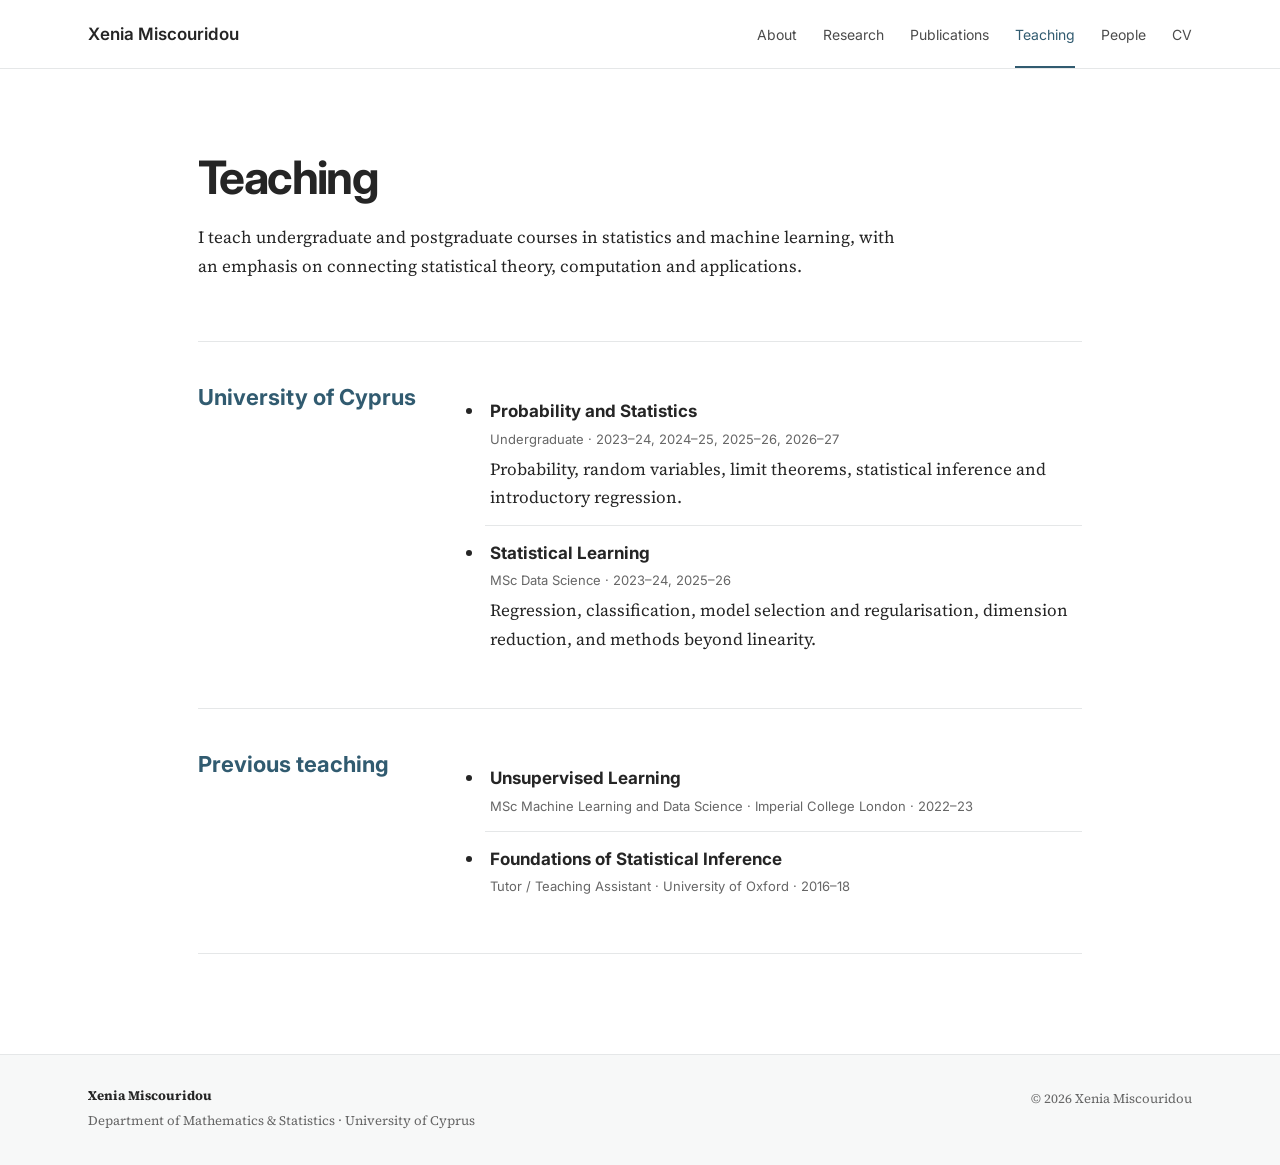
<file: teaching.html>
<!doctype html><html lang="en"><head><meta charset="utf-8"><meta name="viewport" content="width=device-width,initial-scale=1"><title>Teaching — Xenia Miscouridou</title><link rel="preconnect" href="https://fonts.googleapis.com"><link rel="preconnect" href="https://fonts.gstatic.com" crossorigin><link href="https://fonts.googleapis.com/css2?family=Inter:wght@400;500;600&family=Source+Serif+4:opsz,wght@8..60,400;8..60,600&display=swap" rel="stylesheet"><link rel="stylesheet" href="assets/style.css"></head><body><header class="topbar"><div class="navwrap"><a class="brand" href="index.html">Xenia Miscouridou</a><button class="menu" aria-label="Menu">☰</button><nav><a href="index.html#about">About</a><a href="research.html">Research</a><a href="publications.html">Publications</a><a class="active" href="teaching.html">Teaching</a><a href="people.html">People</a><a href="cv.html">CV</a></nav></div></header>
<main class="page"><div class="pagehead"><h1>Teaching</h1><p>I teach undergraduate and postgraduate courses in statistics and machine learning, with an emphasis on connecting statistical theory, computation and applications.</p></div>
<section class="teaching-layout"><h2>University of Cyprus</h2><div><ul class="course-bullets">
<li><strong>Probability and Statistics</strong><span class="meta">Undergraduate · 2023–24, 2024–25, 2025–26, 2026–27</span><p>Probability, random variables, limit theorems, statistical inference and introductory regression.</p></li>
<li><strong>Statistical Learning</strong><span class="meta">MSc Data Science · 2023–24, 2025–26</span><p>Regression, classification, model selection and regularisation, dimension reduction, and methods beyond linearity.</p></li>
</ul></div></section>
<section class="teaching-layout"><h2>Previous teaching</h2><div><ul class="course-bullets">
<li><strong>Unsupervised Learning</strong><span class="meta">MSc Machine Learning and Data Science · Imperial College London · 2022–23</span></li>
<li><strong>Foundations of Statistical Inference</strong><span class="meta">Tutor / Teaching Assistant · University of Oxford · 2016–18</span></li>
</ul></div></section>
</main><footer class="sitefooter"><div class="footerin"><div><strong>Xenia Miscouridou</strong><p>Department of Mathematics &amp; Statistics · University of Cyprus</p></div><p>© 2026 Xenia Miscouridou</p></div></footer><script src="assets/site.js"></script></body></html>
</file>
<file: assets/style.css>
:root{--ink:#252525;--muted:#666;--accent:#315B70;--soft:#F7F8F8;--rule:#E5E7E8;--max:1160px}*{box-sizing:border-box}html{scroll-behavior:smooth}body{margin:0;color:var(--ink);background:#fff;font-family:"Source Serif 4",Georgia,serif;font-size:17px;line-height:1.68}a{color:var(--accent);text-decoration:none}a:hover{text-decoration:underline}h1,h2,h3,.brand,nav,.eyebrow,.meta,.tags,.role,.affiliation,.links,.venue,.paperlinks,.status,.software-links,.project-meta{font-family:Inter,Arial,sans-serif}h1,h2,h3{line-height:1.2;margin-top:0}.topbar{position:sticky;top:0;z-index:20;background:rgba(255,255,255,.97);border-bottom:1px solid var(--rule)}.navwrap{max-width:var(--max);margin:auto;min-height:68px;padding:0 28px;display:flex;align-items:center;gap:28px}.brand{font-weight:600;color:var(--ink);margin-right:auto}.brand:hover{text-decoration:none}.topbar nav{display:flex;gap:26px;font-size:14px}.topbar nav a{color:#4b4b4b;padding:23px 0 19px;border-bottom:2px solid transparent}.topbar nav a.active,.topbar nav a:hover{color:var(--accent);border-bottom-color:var(--accent);text-decoration:none}.menu{display:none;background:none;border:0;font-size:22px}.layout{max-width:var(--max);margin:auto;padding:72px 28px 96px;display:grid;grid-template-columns:240px minmax(0,1fr);gap:74px}.profile{position:sticky;top:112px;align-self:start}.profile img{width:178px;height:226px;object-fit:cover;border-radius:2px}.profile h1{font-size:22px;margin:20px 0 7px}.role{font-size:14px;font-weight:600;margin:0 0 8px}.affiliation{font-size:13px;line-height:1.5;color:var(--muted)}.links{display:flex;flex-wrap:wrap;gap:8px 14px;font-size:13px;margin-top:17px}.hero{padding-bottom:54px;border-bottom:1px solid var(--rule)}.hero h2{font-size:43px;letter-spacing:-.035em;max-width:700px;margin:8px 0 28px}.hero p{max-width:760px}.eyebrow{text-transform:uppercase;letter-spacing:.14em;font-size:12px;font-weight:600;color:var(--accent);margin:0 0 8px}.section{padding:58px 0;border-bottom:1px solid var(--rule)}.sectionhead h2{font-size:31px;margin-bottom:28px}.research-grid{display:grid;grid-template-columns:repeat(3,1fr);gap:26px}.research-grid article{border-top:2px solid var(--accent);padding-top:18px}.research-grid h3{font-size:18px}.num{font:600 12px Inter;color:#999}.tags{font-size:12px;color:var(--muted);line-height:1.6}.more{display:inline-block;margin-top:22px;font:500 14px Inter}.pub{padding:18px 0;border-top:1px solid var(--rule)}.pub h3{font-size:18px;margin-bottom:5px}.pub p{margin:0}.venue{font-size:13px;color:var(--muted)}.timeline .event{display:grid;grid-template-columns:145px 1fr;gap:18px;border-top:1px solid var(--rule);padding:14px 0}.event time{font:500 13px Inter;color:var(--accent)}.event p{margin:0}.page{max-width:940px;margin:auto;padding:76px 28px 100px}.pagehead{padding-bottom:44px;border-bottom:1px solid var(--rule)}.pagehead h1{font-size:46px;letter-spacing:-.035em;margin:5px 0 18px}.pagehead>p:last-of-type{max-width:720px}.pub-links{display:flex;gap:20px;font:500 13px Inter;margin-top:20px}.pub-section{padding:42px 0 8px}.pub-section>h2,.teaching-layout>h2{font-size:22px;color:var(--accent);margin-bottom:20px}.publication,.course{padding:18px 0;border-top:1px solid var(--rule)}.publication h3,.course h3{font-size:18px;margin-bottom:6px}.publication p,.course p{margin:4px 0}.paperlinks,.meta{font-size:13px;color:var(--muted)}.paperlinks a{margin-right:12px}.teaching-layout{display:grid;grid-template-columns:220px 1fr;gap:48px;padding:42px 0;border-bottom:1px solid var(--rule)}
/* Research page */.research-intro{max-width:780px}.theme-list{margin-top:12px}.theme{display:grid;grid-template-columns:78px minmax(0,1fr);gap:22px;padding:38px 0;border-top:1px solid var(--rule)}.theme:first-child{border-top:0}.theme-number{font:600 13px Inter;color:var(--accent);padding-top:5px}.theme h2{font-size:25px;margin-bottom:13px}.theme p{margin:0 0 12px;max-width:760px}.theme .tags{margin-top:15px}.research-block{padding:52px 0;border-top:1px solid var(--rule)}.research-block-head{display:grid;grid-template-columns:220px minmax(0,1fr);gap:44px;margin-bottom:18px}.research-block-head h2{font-size:28px;margin:0}.research-block-head p{margin:0;color:var(--muted);max-width:650px}.software-list{margin-left:264px}.software-item{padding:22px 0;border-top:1px solid var(--rule)}.software-title{display:flex;align-items:baseline;gap:12px;flex-wrap:wrap}.software-title h3{font-size:19px;margin:0}.status{font-size:12px;font-style:italic;color:var(--muted)}.software-item p{margin:7px 0}.software-links{font-size:13px;display:flex;gap:16px}.projects{margin-left:264px}.project{padding:22px 0;border-top:1px solid var(--rule)}.project h3{font-size:19px;margin-bottom:7px}.project p{margin:0}.project-meta{font-size:12px;color:var(--accent);text-transform:uppercase;letter-spacing:.08em;margin-bottom:7px!important}.sitefooter{border-top:1px solid var(--rule);background:var(--soft)}.footerin{max-width:var(--max);margin:auto;padding:30px 28px;display:flex;justify-content:space-between;gap:30px;font-size:13px}.footerin p{margin:3px 0;color:var(--muted)}
@media(max-width:820px){.menu{display:block}.topbar nav{display:none;position:absolute;top:68px;left:0;right:0;background:#fff;border-bottom:1px solid var(--rule);padding:12px 28px;flex-direction:column;gap:0}.topbar nav.open{display:flex}.topbar nav a{padding:11px 0}.layout{grid-template-columns:1fr;gap:42px;padding-top:44px}.profile{position:static;display:grid;grid-template-columns:130px 1fr;column-gap:22px}.profile img{width:130px;height:166px;grid-row:1/6}.profile h1{margin-top:0}.research-grid{grid-template-columns:1fr}.teaching-layout,.research-block-head{grid-template-columns:1fr;gap:8px}.software-list,.projects{margin-left:0}.theme{grid-template-columns:42px 1fr}.hero h2,.pagehead h1{font-size:36px}.footerin{flex-direction:column}.timeline .event{grid-template-columns:1fr;gap:2px}}
@media(max-width:500px){body{font-size:16px}.navwrap,.layout,.page,.footerin{padding-left:20px;padding-right:20px}.profile{display:block}.profile img{width:150px;height:191px}.theme{grid-template-columns:1fr;gap:6px}.research-block{padding:38px 0}}

/* 2026-09 compact page refinements */
.theme{display:block;padding:30px 0}.theme h2{margin-bottom:10px}.theme p{margin-bottom:10px}.software-bullets,.course-bullets{margin:0;padding-left:1.2rem}.software-bullets li,.course-bullets li{padding:13px 0 13px 5px;border-top:1px solid var(--rule)}.software-bullets li:first-child,.course-bullets li:first-child{border-top:0}.software-bullets{margin-left:264px}.software-bullets strong,.course-bullets strong{font-family:Inter,Arial,sans-serif}.course-bullets .meta{display:block;margin-top:3px}.course-bullets p{margin:4px 0 0}.publication.compact{padding:12px 0}.publication.compact h3{font-size:16px;margin:0 0 3px;line-height:1.35}.publication.compact .pub-meta{font-size:13px;line-height:1.45;color:var(--muted);margin:0}.publication.compact .pub-meta strong{color:var(--ink)}.publication.compact .venue{font-size:inherit}.publication.compact .paperlinks{font-size:inherit;white-space:nowrap}.pub-section{padding-top:34px}.pub-section>h2{margin-bottom:10px}
@media(max-width:820px){.software-bullets{margin-left:0}}

/* People page: open, typography-led group layout */
.people-section{padding:42px 0 46px;border-bottom:1px solid var(--rule)}
.people-section>h2{font-size:24px;color:var(--ink);margin:0 0 42px;padding-bottom:13px;border-bottom:1px solid var(--rule)}
.people-grid{display:grid;column-gap:38px;row-gap:34px}
.people-grid-3{grid-template-columns:repeat(3,minmax(0,1fr))}
.people-grid-2{grid-template-columns:repeat(2,minmax(0,1fr))}
.people-section .person{padding:0;min-width:0;background:none;border:0}
.people-section .person h3{font-size:18px;margin:0 0 9px;font-weight:600}
.people-section .person h3 a{color:var(--accent)}
.people-section .person p{margin:4px 0;font-size:14px;line-height:1.5}
.person-role{font-family:Inter,Arial,sans-serif;font-weight:500;color:var(--ink)}
.person-affiliation{font-family:Inter,Arial,sans-serif;font-size:12.5px!important;color:var(--muted)}
.person-topic{margin-top:10px!important;color:#454545}
.person-note{font-family:Inter,Arial,sans-serif;font-size:12px!important;color:var(--muted);margin-top:9px!important}
/* Publication titles are the paper links; metadata stays visually secondary. */
.publication.compact h3 a{color:var(--ink);text-decoration:none}
.publication.compact h3 a:hover{color:var(--accent);text-decoration:underline}
@media(max-width:550px){.people-grid-3,.people-grid-2{grid-template-columns:1fr}.people-section{padding:34px 0 38px}.people-grid{row-gap:28px}}

/* Final homepage research summary and People hierarchy */
.research-grid-titles article{padding:20px 0 4px;min-height:82px}
.research-grid-titles h3{font-size:18px;line-height:1.35;margin:0}
.people-section-featured{padding-top:46px}
.people-section-featured .people-grid{column-gap:48px}

.people-section:last-of-type{border-bottom:0;padding-bottom:20px}

/* Research page: three research areas in columns */
.theme-list{display:grid;grid-template-columns:repeat(3,minmax(0,1fr));gap:30px;margin-top:40px;padding-bottom:48px}
.theme-list .theme{display:block;padding:20px 0 0;border-top:2px solid var(--accent)}
.theme-list .theme:first-child{border-top:2px solid var(--accent)}
.theme-list .theme h2{font-size:21px;line-height:1.3;margin-bottom:14px}
.theme-list .theme p{margin:0 0 14px;line-height:1.6}
.theme-list .theme .tags{margin-top:14px}
#software{clear:both}
@media(max-width:700px){.theme-list{grid-template-columns:1fr;gap:24px;margin-top:28px;padding-bottom:34px}}

/* Public health, styled like the Software block above it */
#public-health .theme-figure{max-width:420px}
#public-health .tags{margin-top:14px}

/* Research theme figures */
.theme-figure{margin:0 0 14px;max-width:75%}
.theme-figure img,.theme-figure video{width:100%;height:auto;display:block;border-radius:8px;border:1px solid var(--rule)}
.theme-figure figcaption{margin-top:8px;font-size:12px;color:var(--muted);line-height:1.4}
</file>
